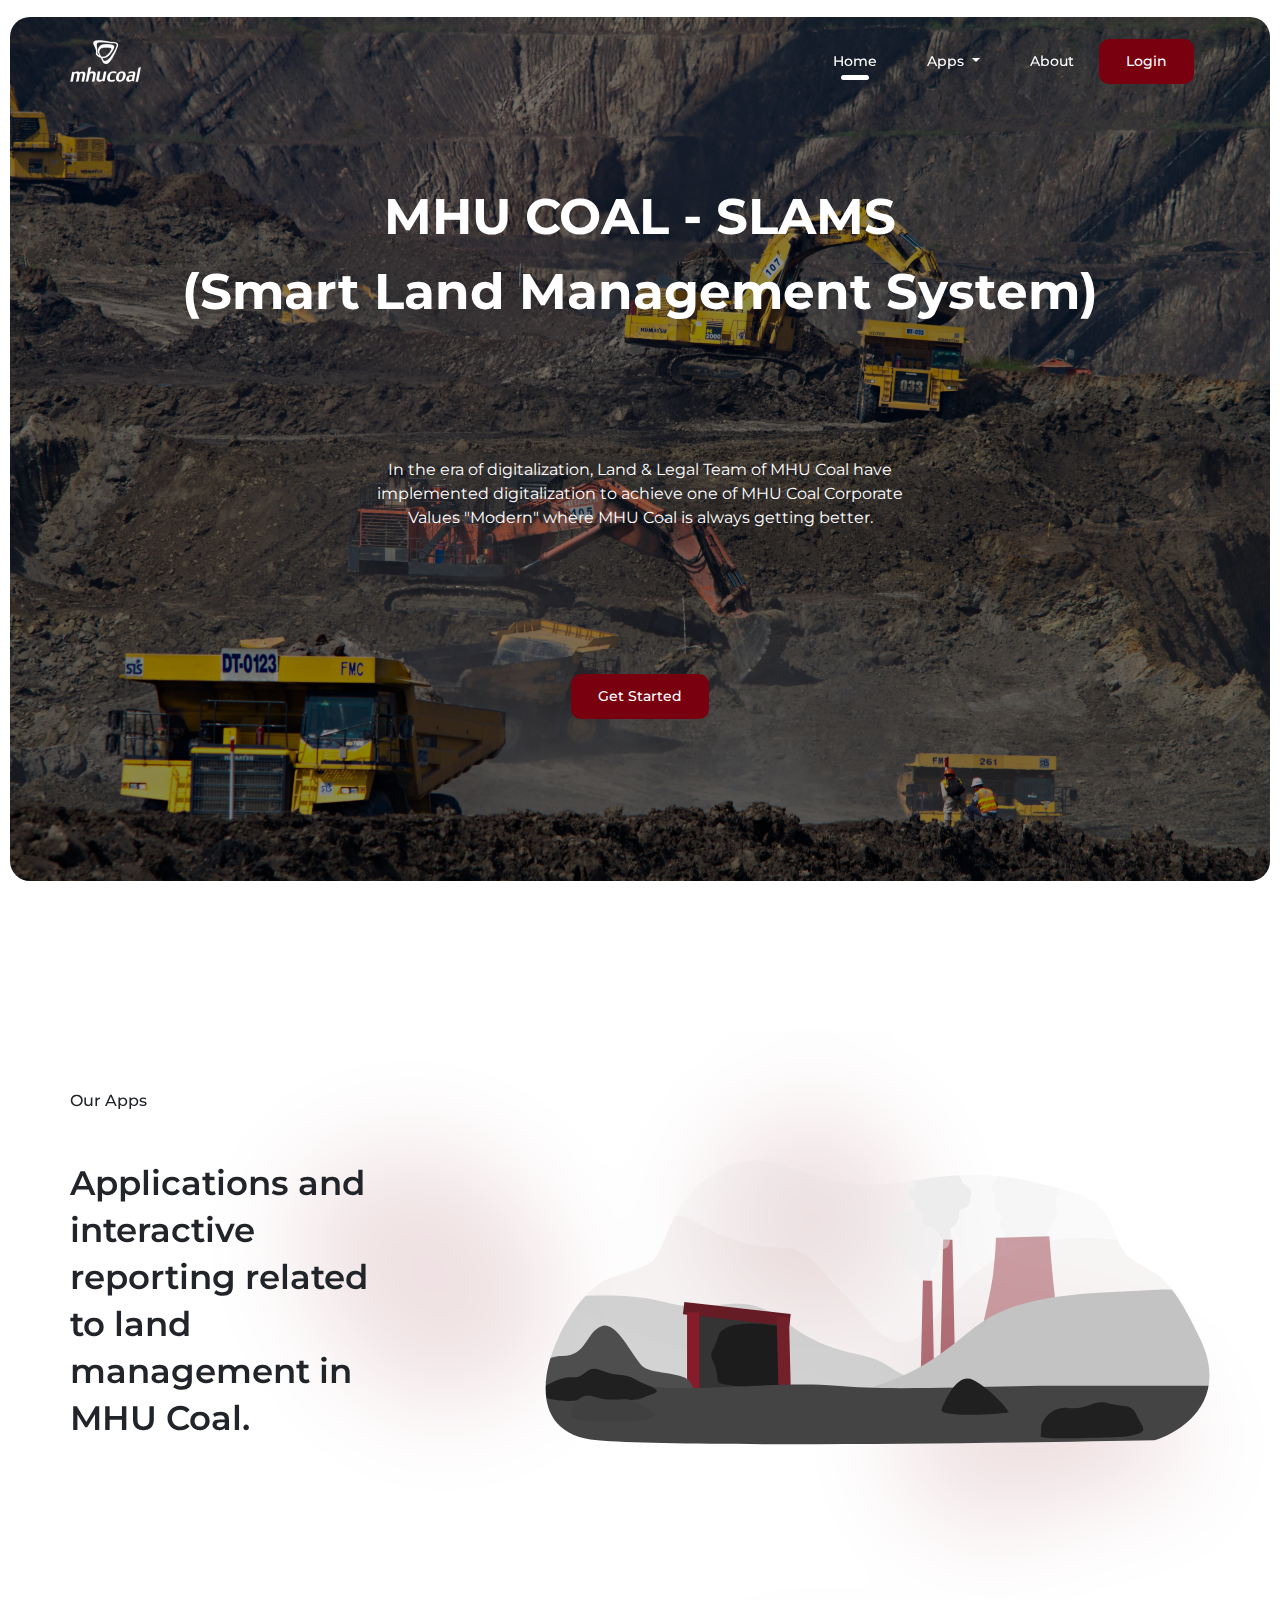
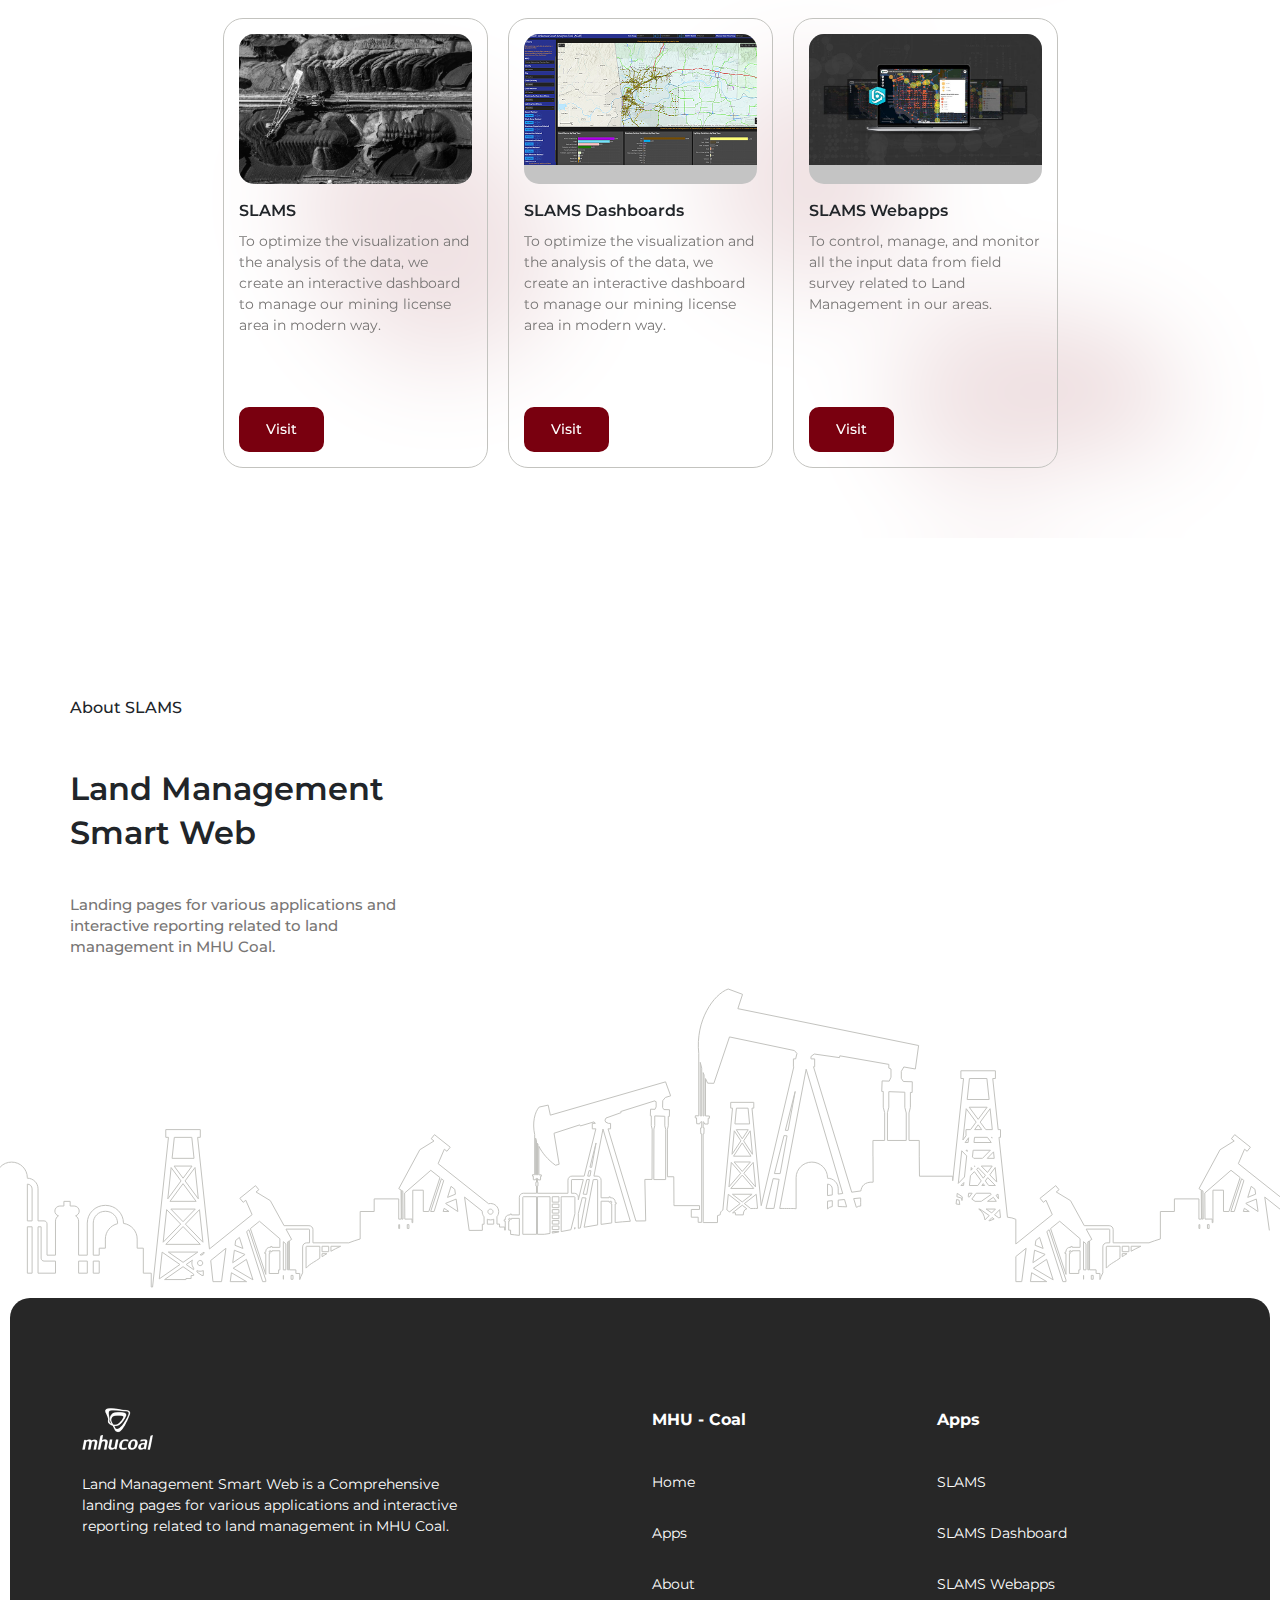
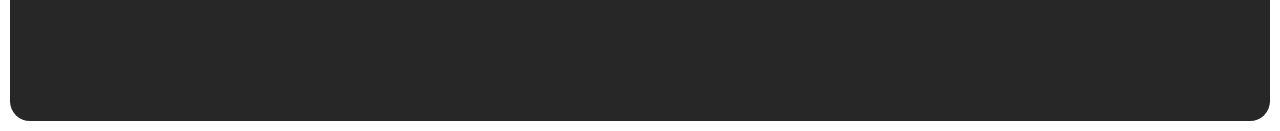
<file: index.html>
<!DOCTYPE html>
<html lang="en">
     <head>
          <meta charset="UTF-8" />
          <meta name="viewport" content="width=device-width, initial-scale=1.0" />
          <title>MHU - COAL</title>
          <link rel="stylesheet" href="style/main.css" />
          <link rel="stylesheet" href="vendor/fontawesome/css/all.min.css" />
     </head>
     <body>
          <!-- navbar -->
          <nav class="navbar navbar-expand-lg navbar-mhu" id="navbar-desktop" aria-label="Offcanvas navbar large">
               <div class="container">
                    <a class="navbar-brand white" href="index.html"> <img src="/assets/img/logo-mhu-white.png" width="100%" class="d-inline-block align-top" alt="logo MHU" /></a>
                    <a class="navbar-brand color" href="index.html"> <img src="/assets/img/logo-mhu-color.png" width="100%" class="d-inline-block align-top" alt="logo MHU" /></a>
                    <button
                         class="navbar-toggler"
                         type="button"
                         data-bs-toggle="offcanvas"
                         data-bs-target="#offcanvasNavbar2"
                         aria-controls="offcanvasNavbar2"
                         aria-label="Toggle navigation">
                         <span class="navbar-toggler-icon"></span>
                    </button>
                    <div class="offcanvas offcanvas-end vh-100" tabindex="-1" id="offcanvasNavbar2" aria-labelledby="offcanvasNavbar2Label">
                         <div class="offcanvas-header">
                              <h5 class="offcanvas-title" id="offcanvasNavbar2Label">MHU - COAL</h5>
                              <button type="button" class="btn-close btn-close-dark" data-bs-dismiss="offcanvas" aria-label="Close"></button>
                         </div>
                         <div class="offcanvas-body sidenav">
                              <ul class="navbar-nav justify-content-end flex-grow-1 pe-3 align-items-center">
                                   <li class="nav-item">
                                        <a class="nav-link active" aria-current="page" href="index.html">Home</a>
                                   </li>
                                   <li class="nav-item dropdown">
                                        <a class="nav-link dropdown-toggle" href="#" role="button" data-bs-toggle="dropdown" aria-expanded="false"> Apps </a>
                                        <ul class="dropdown-menu">
                                             <div class="row">
                                                  <div class="col-sm-12 col-lg-5 py-3 px-3 bg-grey">
                                                       <img src="/assets/dropdown/dropdown.png" class="img-dropdown" alt="" width="100%" />
                                                  </div>

                                                  <div class="col-sm-12 col-lg-7 py-3 px-3">
                                                       <span class="title mt-5">Apps</span>
                                                       <li>
                                                            <hr class="dropdown-divider" />
                                                       </li>
                                                       <li>
                                                            <a class="dropdown-item" href="service_survey.html"><i class="fa-solid fa-map-location-dot"></i> SLAMS Dashboard</a>
                                                       </li>
                                                       <li>
                                                            <a class="dropdown-item" href="service_survey.html"><i class="fa-solid fa-map-location-dot"></i> SLAMS Webapps</a>
                                                       </li>
                                                  </div>
                                             </div>
                                        </ul>
                                   </li>
                                   <li class="nav-item">
                                        <a class="nav-link" href="about.html">About</a>
                                   </li>

                                   <a href="login.html" class="btn-custom login">Login</a>
                              </ul>
                         </div>
                    </div>
               </div>
          </nav>
          <!-- end-navbar -->
          <!-- header-hero -->
          <section class="header-hero">
               <div class="container">
                    <div class="header-body">
                         <div class="title-portal d-flex flex-column align-items-center">
                              <span class="header-text">MHU COAL - SLAMS</span>
                              <span class="header-text">(Smart Land Management System)</span>
                         </div>

                         <div class="header-desc text-white text-center">
                              <p>
                                   In the era of digitalization, Land & Legal Team of MHU Coal have implemented digitalization to achieve one of MHU Coal Corporate Values "Modern"
                                   where MHU Coal is always getting better.
                              </p>
                         </div>
                         <div class="header-btn">
                              <a href="" class="btn btn-custom get">Get Started</a>
                         </div>
                    </div>
               </div>
          </section>
          <!-- end header-hero -->
          <!-- our-apps -->
          <section class="our-apps">
               <div class="bg">
                    <div class="container">
                         <h6 class="title">Our Apps</h6>
                         <div class="row">
                              <div class="col-lg-5 col-md-12 col-sm-12 p-0">
                                   <div class="title-desc">
                                        <p class="desc">Applications and interactive reporting related to land management in MHU Coal.</p>
                                   </div>
                              </div>
                              <div class="col-lg-7 col-md-12 col-sm-12 p-0">
                                   <img src="assets/img/our-apps.svg" alt="" width="100%" />
                              </div>
                         </div>

                         <div class="card-apps">
                              <div class="row d-flex justify-content-center">
                                   <div class="col-lg-3 col-md-4 col-sm-12 card-item">
                                        <div class="card-box">
                                             <div class="img-title-desc">
                                                  <div class="img-card hover-zoom">
                                                       <img src="assets/img/card-slams.jpg" alt="" width="100%" />
                                                  </div>
                                                  <span class="mt-2">SLAMS</span>
                                                  <p class="mt-2">
                                                       To optimize the visualization and the analysis of the data, we create an interactive dashboard to manage our mining license
                                                       area in modern way.
                                                  </p>
                                             </div>
                                             <div class="btn-visit">
                                                  <a href="" class="btn btn-custom">Visit</a>
                                             </div>
                                        </div>
                                   </div>
                                   <div class="col-lg-3 col-md-4 col-sm-12 card-item">
                                        <div class="card-box">
                                             <div class="img-title-desc">
                                                  <div class="img-card hover-zoom">
                                                       <img src="assets/img/card-db.jpg" alt="" width="100%" />
                                                  </div>

                                                  <span class="mt-2">SLAMS Dashboards</span>
                                                  <p class="mt-2">
                                                       To optimize the visualization and the analysis of the data, we create an interactive dashboard to manage our mining license
                                                       area in modern way.
                                                  </p>
                                             </div>
                                             <div class="btn-visit">
                                                  <a href="" class="btn btn-custom">Visit</a>
                                             </div>
                                        </div>
                                   </div>
                                   <div class="col-lg-3 col-md-4 col-sm-12 card-item">
                                        <div class="card-box">
                                             <div class="img-title-desc">
                                                  <div class="img-card hover-zoom">
                                                       <img src="assets/img/card-web.jpg" alt="" width="100%" />
                                                  </div>
                                                  <span class="mt-2">SLAMS Webapps</span>
                                                  <p class="mt-2">To control, manage, and monitor all the input data from field survey related to Land Management in our areas.</p>
                                             </div>
                                             <div class="btn-visit">
                                                  <a href="" class="btn btn-custom">Visit</a>
                                             </div>
                                        </div>
                                   </div>
                              </div>
                         </div>
                    </div>
               </div>
          </section>
          <!-- end our-apps -->

          <!-- about-slams -->
          <section class="about-slams">
               <div class="container">
                    <h6>About SLAMS</h6>
                    <div class="title-desc">
                         <span class="title">Land Management Smart Web</span>
                         <p>Landing pages for various applications and interactive reporting related to land management in MHU Coal.</p>
                    </div>
               </div>
          </section>
          <!-- end about-slams -->

          <!-- footer -->
          <footer class="footer">
               <div class="container">
                    <div class="row">
                         <div class="col-lg-6 col-md-6 col-sm-12">
                              <div class="about">
                                   <img src="assets/img/logo-mhu-white.png" alt="" />
                                   <p class="text-white mt-4">
                                        Land Management Smart Web is a Comprehensive landing pages for various applications and interactive reporting related to land management in
                                        MHU Coal.
                                   </p>
                              </div>
                         </div>
                         <div class="col-lg-3 col-md-3 col-sm-12">
                              <div class="menus">
                                   <span>MHU - Coal</span>
                                   <div class="menus-items">
                                        <ul>
                                             <li><a href="">Home</a></li>
                                             <li><a href="">Apps</a></li>
                                             <li><a href="">About</a></li>
                                        </ul>
                                   </div>
                              </div>
                         </div>
                         <div class="col-lg-3 col-md-3 col-sm-12">
                              <div class="menus">
                                   <span>Apps</span>
                                   <div class="menus-items">
                                        <ul>
                                             <li><a href="">SLAMS</a></li>
                                             <li><a href="">SLAMS Dashboard</a></li>
                                             <li><a href="">SLAMS Webapps</a></li>
                                        </ul>
                                   </div>
                              </div>
                         </div>
                    </div>
               </div>
          </footer>
          <!-- end footer -->

          <script src="vendor/jquery/jquery-3.6.4.min.js"></script>
          <script src="vendor/fontawesome/js/all.min.js"></script>
          <script src="vendor/bootstrap/js/bootstrap.bundle.min.js"></script>
          <script src="script/main.js"></script>
     </body>
</html>
</file>
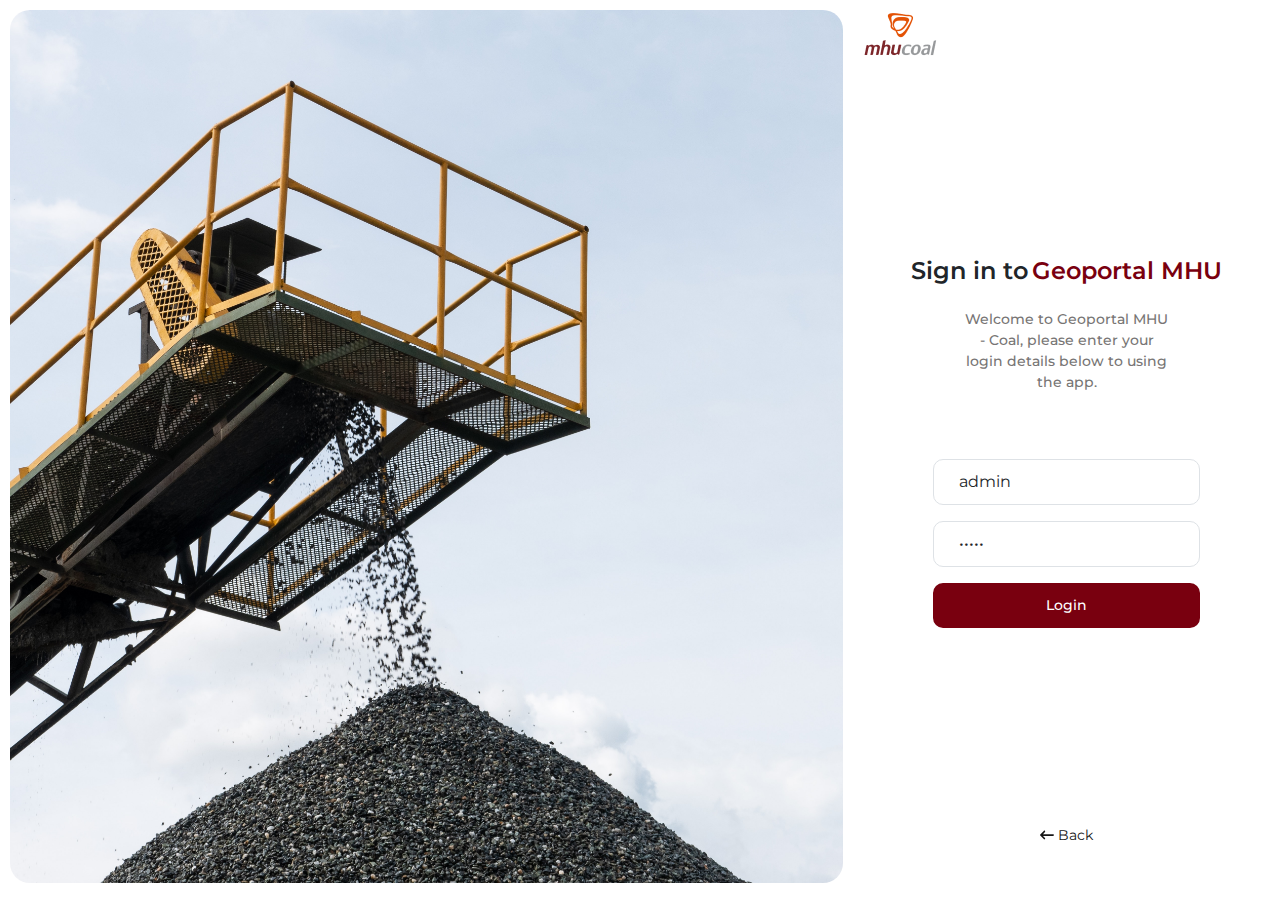
<file: login.html>
<!DOCTYPE html>
<html lang="en">
     <head>
          <meta charset="UTF-8" />
          <meta name="viewport" content="width=device-width, initial-scale=1.0" />
          <title>MHU - COAL</title>
          <link rel="stylesheet" href="style/main.css" />
          <link rel="stylesheet" href="vendor/fontawesome/css/all.min.css" />
     </head>
     <body>
          <section class="login">
               <div class="row">
                    <div class="col-lg-8 col-md-6 col-sm-12 p-0">
                         <div class="bg-image">
                              <!-- <img src="assets/img/bg-login.jpg" alt="" /> -->
                         </div>
                    </div>
                    <div class="col-lg-4 col-md-6 col-sm-12 p-0">
                         <div class="box-login">
                              <div class="logo">
                                   <img src="assets/img/logo-mhu-color.png" alt="" />
                              </div>
                              <div class="box-form-login">
                                   <div class="form-login">
                                        <div class="title text-center">
                                             <span class="">Sign in to</span>
                                             <span class="geo">Geoportal MHU</span>
                                             <p>Welcome to Geoportal MHU - Coal, please enter your login details below to using the app.</p>
                                        </div>
                                        <div class="form">
                                             <div class="mb-3">
                                                  <input type="text" class="form-control form-custom" id="username" placeholder="Username" value="admin" />
                                             </div>
                                             <div class="mb-3">
                                                  <input type="password" class="form-control form-custom" id="password" placeholder="password" value="admin" />
                                             </div>

                                             <div class="btn-submit">
                                                  <button class="btn btn-custom submit" type="submit">Login</button>
                                             </div>
                                        </div>
                                   </div>
                              </div>
                              <div class="back text-center">
                                   <a href="index.html"> <i class="fa-solid fa-arrow-left-long"></i> Back</a>
                              </div>
                         </div>
                    </div>
               </div>
          </section>

          <script src="vendor/jquery/jquery-3.6.4.min.js"></script>
          <script src="vendor/fontawesome/js/all.min.js"></script>
          <script src="vendor/bootstrap/js/bootstrap.bundle.min.js"></script>
          <!-- <script src="script/main.js"></script> -->
     </body>
</html>
</file>
